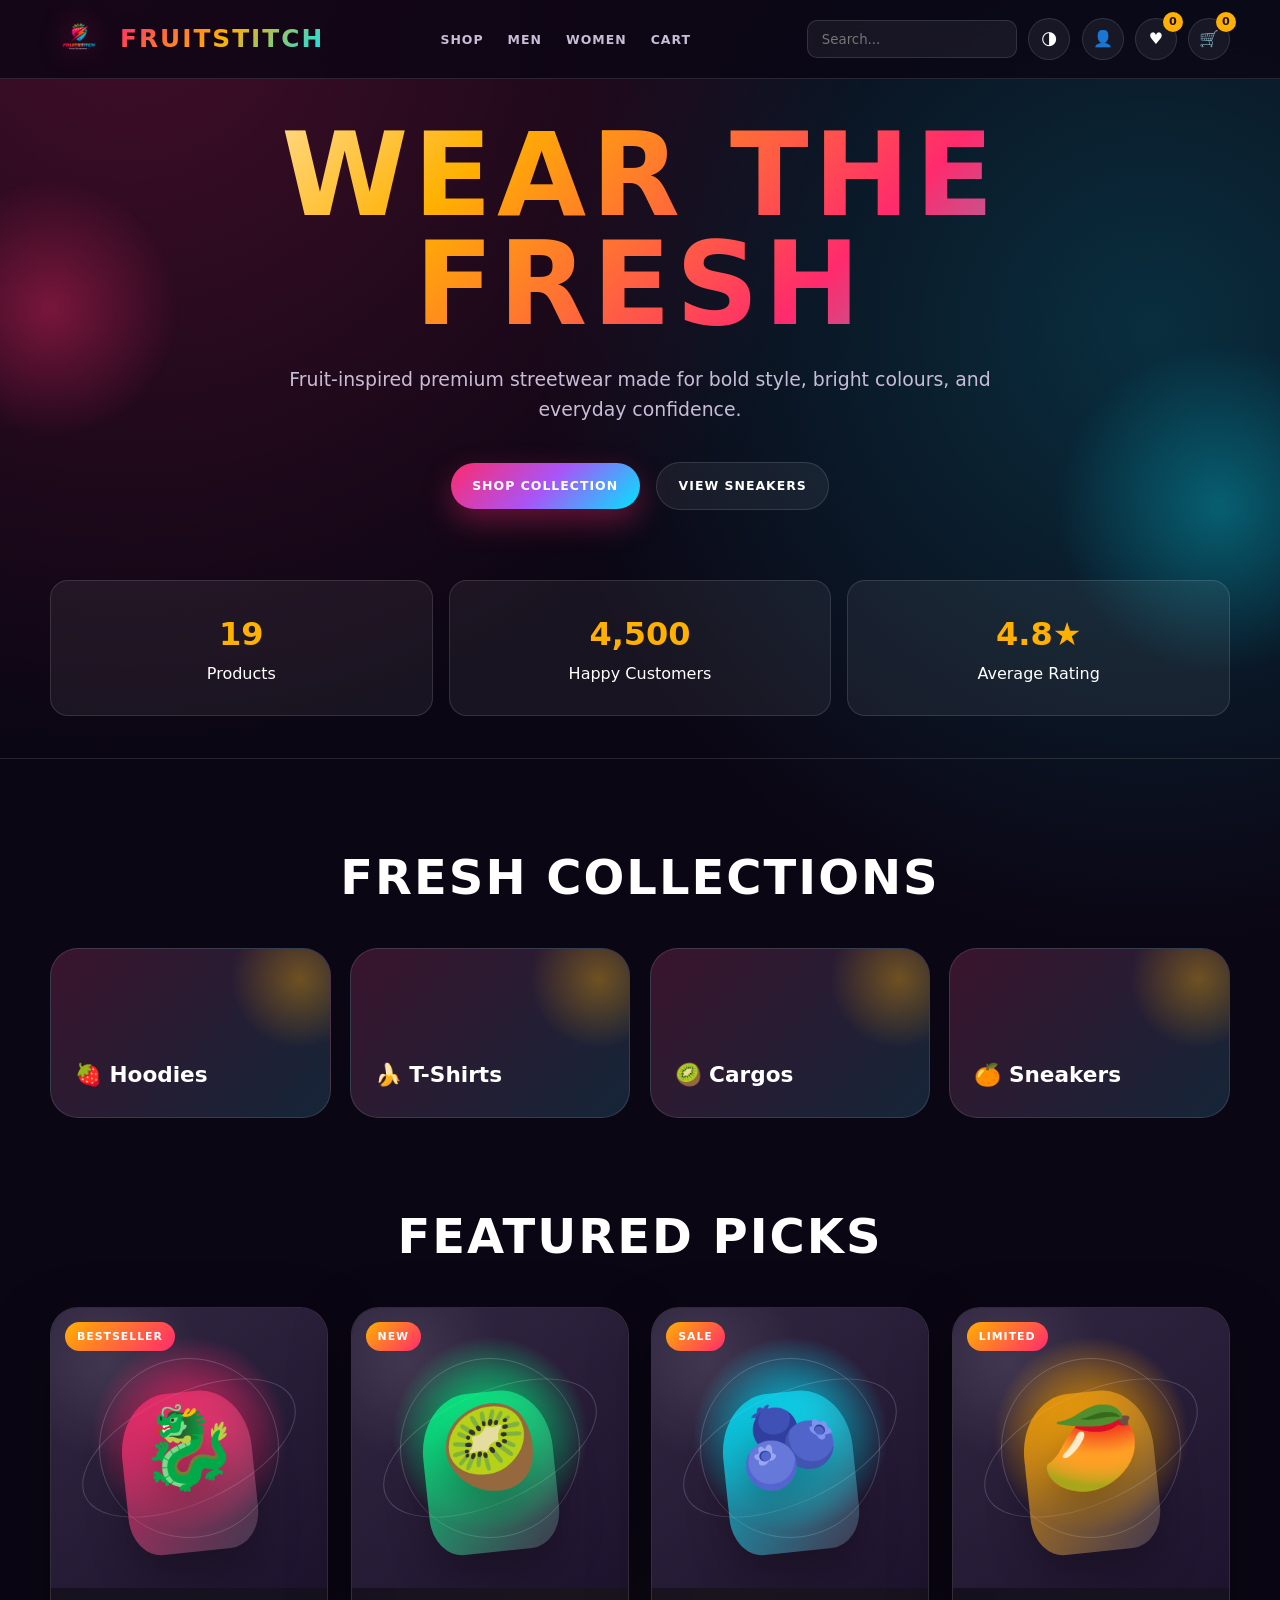
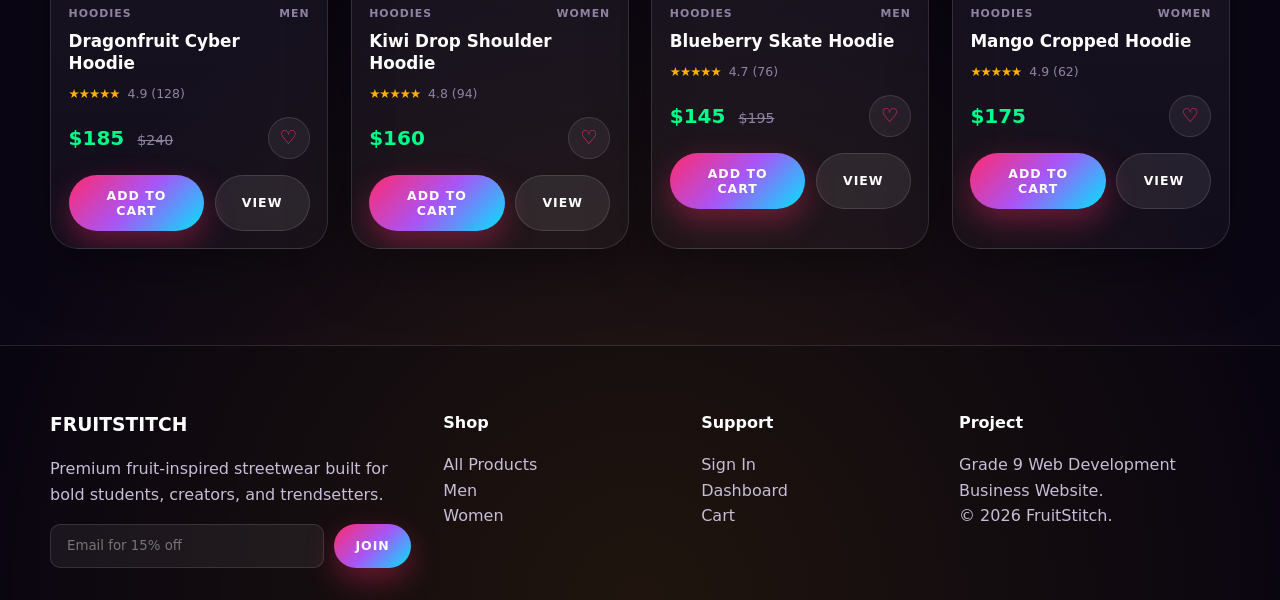
<file: index.html>
<!DOCTYPE html>
<html lang="en" data-theme="dark">
<head>
    <meta charset="UTF-8">
    <meta name="viewport" content="width=device-width, initial-scale=1.0">
    <title>FruitStitch | Premium Fruit Streetwear</title>
    <link rel="stylesheet" href="style.css">
</head>
<body>

<header>
    <div class="container nav-wrapper">
        <a href="index.html" class="brand">
            <img src="images/fruitstitch-logo.png" alt="FruitStitch Logo" class="site-logo">
            <span class="brand-text">FRUITSTITCH</span>
        </a>

        <ul class="nav-menu">
            <li><a href="shop.html" class="nav-link">Shop</a></li>
            <li><a href="shop.html?gender=men" class="nav-link">Men</a></li>
            <li><a href="shop.html?gender=women" class="nav-link">Women</a></li>
            <li><a href="cart.html" class="nav-link">Cart</a></li>
        </ul>

        <div class="nav-actions">
            <input type="text" class="global-search-input" placeholder="Search...">
            <button id="theme-toggle-btn" class="icon-btn">🌗</button>
            <a href="signin.html" class="icon-btn">👤</a>
            <a href="dashboard.html" class="icon-btn">♥ <span class="badge wish-count-badge">0</span></a>
            <a href="cart.html" class="icon-btn">🛒 <span class="badge cart-count-badge">0</span></a>
        </div>
    </div>
</header>

<section class="hero">
    <div class="container hero-content">
        <h1>Wear The Fresh</h1>
        <p>Fruit-inspired premium streetwear made for bold style, bright colours, and everyday confidence.</p>
        <div>
            <a href="shop.html" class="btn btn-accent">Shop Collection</a>
            <a href="shop.html?category=sneakers" class="btn">View Sneakers</a>
        </div>

        <div class="stats-grid">
            <div class="stat-card">
                <strong data-count="19">0</strong>
                <span>Products</span>
            </div>
            <div class="stat-card">
                <strong data-count="4500">0</strong>
                <span>Happy Customers</span>
            </div>
            <div class="stat-card">
                <strong>4.8★</strong>
                <span>Average Rating</span>
            </div>
        </div>
    </div>
</section>

<section class="container">
    <h2 class="section-title">Fresh Collections</h2>
    <div class="categories-grid">
        <a href="shop.html?category=hoodies" class="category-card"><h3>🍓 Hoodies</h3></a>
        <a href="shop.html?category=t-shirts" class="category-card"><h3>🍌 T-Shirts</h3></a>
        <a href="shop.html?category=cargo%20pants" class="category-card"><h3>🥝 Cargos</h3></a>
        <a href="shop.html?category=sneakers" class="category-card"><h3>🍊 Sneakers</h3></a>
    </div>
</section>

<section class="container">
    <h2 class="section-title">Featured Picks</h2>
    <div class="products-grid" id="featured-products-grid"></div>
</section>

<footer>
    <div class="container footer-grid">
        <div>
            <h3>FRUITSTITCH</h3>
            <p>Premium fruit-inspired streetwear built for bold students, creators, and trendsetters.</p>
            <form id="newsletter-form" class="newsletter-form">
                <input class="form-control" type="email" placeholder="Email for 15% off" required>
                <button class="btn btn-accent">Join</button>
            </form>
        </div>
        <div>
            <h4>Shop</h4>
            <p><a href="shop.html">All Products</a></p>
            <p><a href="shop.html?gender=men">Men</a></p>
            <p><a href="shop.html?gender=women">Women</a></p>
        </div>
        <div>
            <h4>Support</h4>
            <p><a href="signin.html">Sign In</a></p>
            <p><a href="dashboard.html">Dashboard</a></p>
            <p><a href="cart.html">Cart</a></p>
        </div>
        <div>
            <h4>Project</h4>
            <p>Grade 9 Web Development Business Website.</p>
            <p>&copy; 2026 FruitStitch.</p>
        </div>
    </div>
</footer>

<script src="products.js"></script>
<script src="app.js"></script>
</body>
</html>
</file>
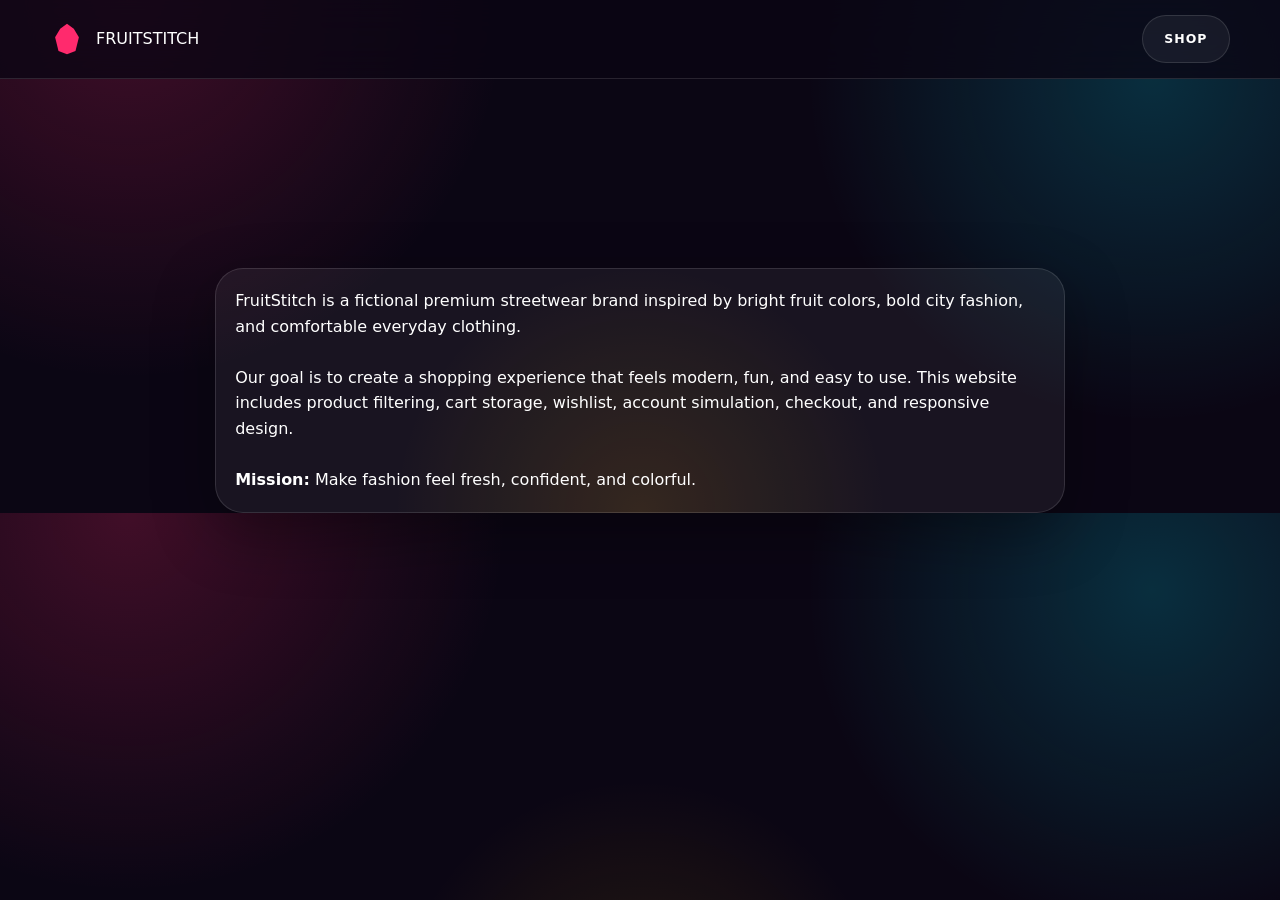
<file: about.html>
<!DOCTYPE html>
<html lang="en" data-theme="dark">
<head>
    <meta charset="UTF-8">
    <meta name="viewport" content="width=device-width, initial-scale=1.0">
    <title>About | FruitStitch</title>
    <link rel="stylesheet" href="style.css">
</head>
<body>

<header>
    <div class="container nav-wrapper">
        <a href="index.html" class="brand">
            <svg viewBox="0 0 100 100"><path d="M30 20 L50 5 L70 20 L85 45 L75 85 L50 95 L25 85 L15 45 Z M50 25 L65 45 L55 50 L50 40 L45 50 L35 45 Z M50 60 L60 70 L50 75 L40 70 Z"/></svg>
            FRUITSTITCH
        </a>
        <a href="shop.html" class="btn">Shop</a>
    </div>
</header>

<main class="container">
    <h1 class="section-title">About FruitStitch</h1>

    <div class="filters-panel" style="position:static; max-width:850px; margin:0 auto;">
        <p>FruitStitch is a fictional premium streetwear brand inspired by bright fruit colors, bold city fashion, and comfortable everyday clothing.</p>
        <br>
        <p>Our goal is to create a shopping experience that feels modern, fun, and easy to use. This website includes product filtering, cart storage, wishlist, account simulation, checkout, and responsive design.</p>
        <br>
        <p><strong>Mission:</strong> Make fashion feel fresh, confident, and colorful.</p>
    </div>
</main>

<script src="products.js"></script>
<script src="app.js"></script>
</body>
</html>
</file>
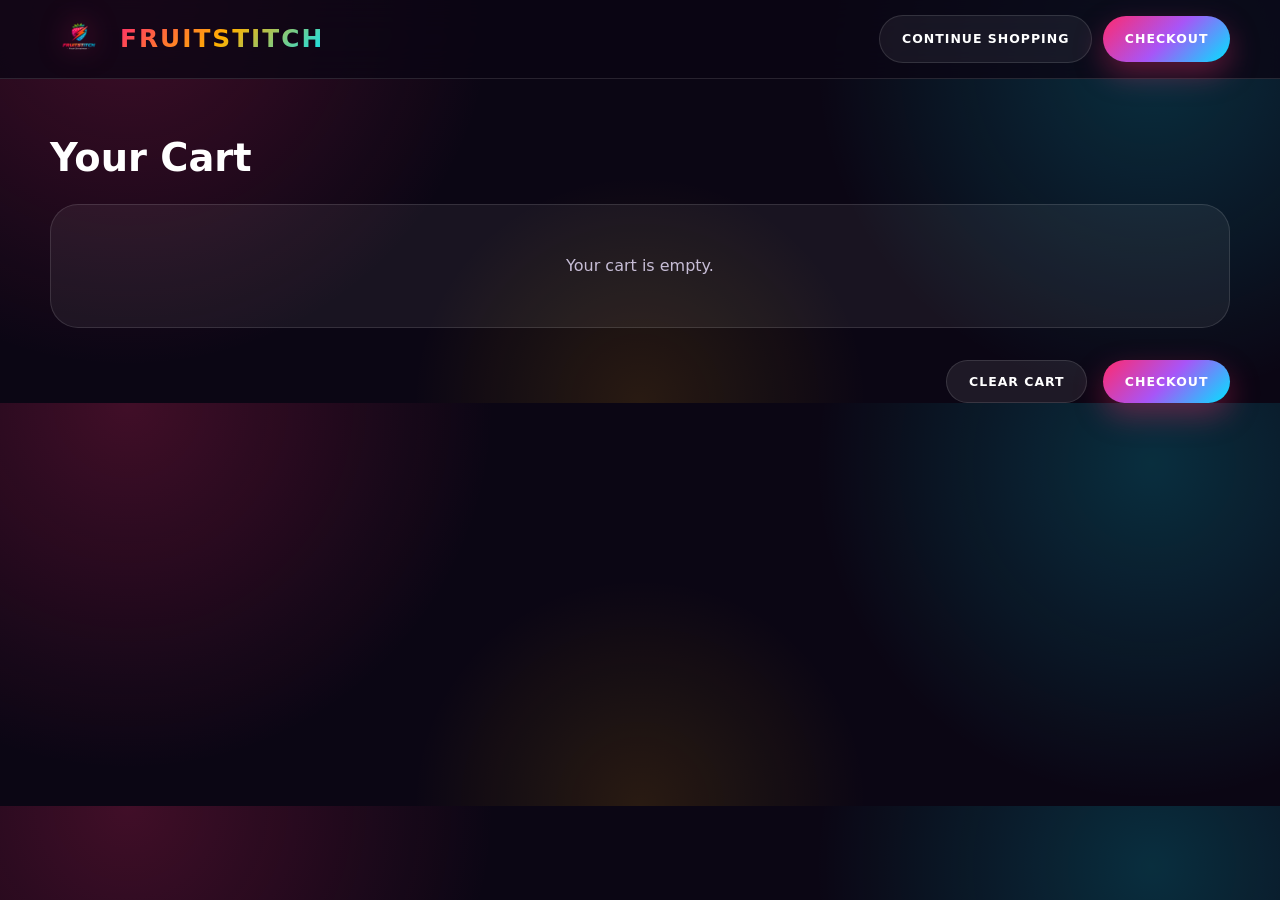
<file: cart.html>
<!DOCTYPE html>
<html lang="en" data-theme="dark">
<head>
    <meta charset="UTF-8">
    <meta name="viewport" content="width=device-width, initial-scale=1.0">
    <title>Cart | FruitStitch</title>
    <link rel="stylesheet" href="style.css">
</head>
<body>

<header>
    <div class="container nav-wrapper">
        <a href="index.html" class="brand">
            <img src="images/fruitstitch-logo.png" alt="FruitStitch Logo" class="site-logo">
            <span class="brand-text">FRUITSTITCH</span>
        </a>

        <div class="nav-actions">
            <a href="shop.html" class="btn">Continue Shopping</a>
            <a href="checkout.html" class="btn btn-accent">Checkout</a>
        </div>
    </div>
</header>

<h1 class="title">Your Cart</h1>

<div id="cart"></div>
<h2 id="total"></h2>

<div class="container" style="display:flex; gap:1rem; justify-content:flex-end; margin-top:2rem;">
    <button class="btn btn-soft" onclick="clearCart()">Clear Cart</button>
    <button class="btn btn-accent" onclick="checkout()">Checkout</button>
</div>

<script src="products.js"></script>
<script src="app.js"></script>
</body>
</html>
</file>
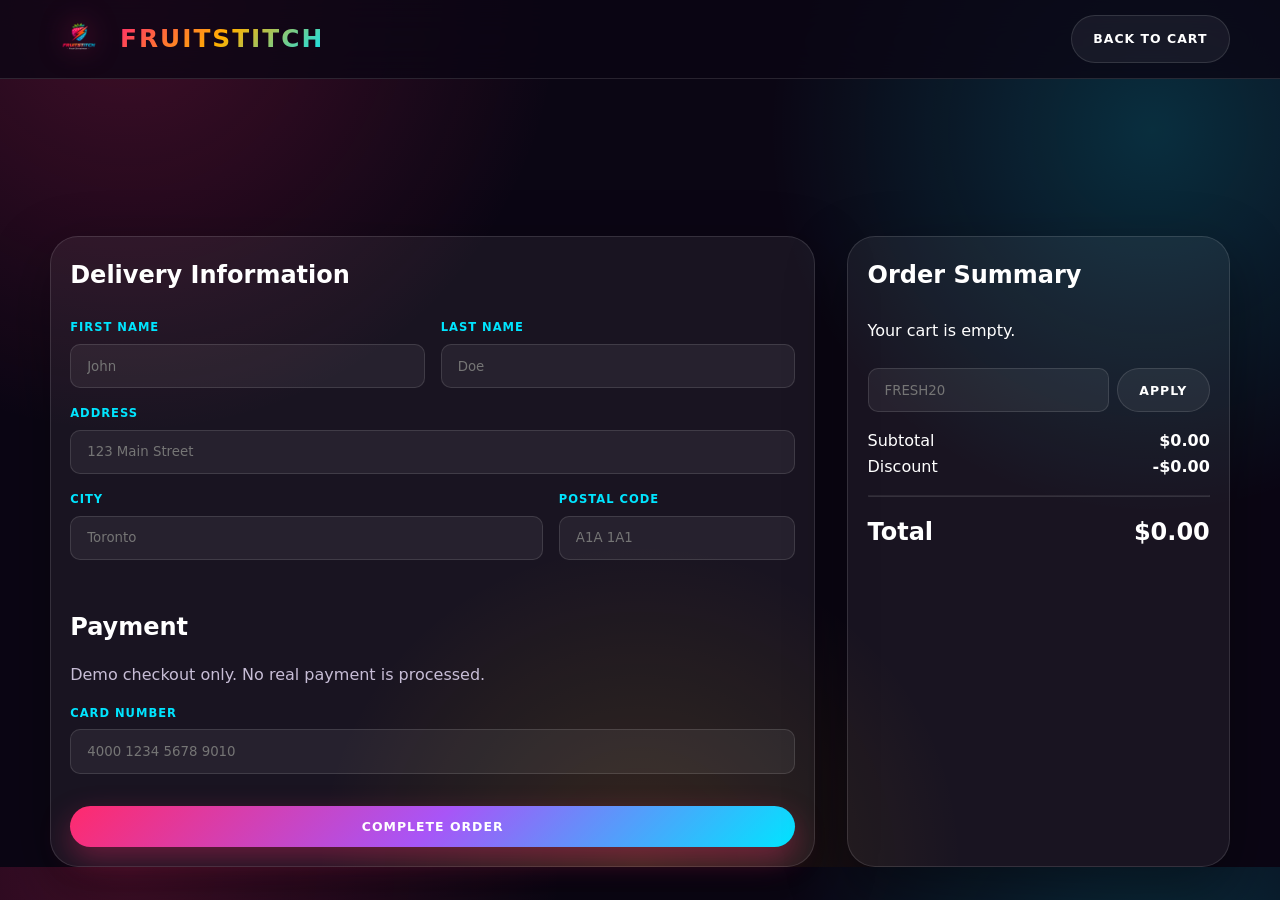
<file: checkout.html>
<!DOCTYPE html>
<html lang="en" data-theme="dark">
<head>
    <meta charset="UTF-8">
    <meta name="viewport" content="width=device-width, initial-scale=1.0">
    <title>Checkout | FruitStitch</title>
    <link rel="stylesheet" href="style.css">
</head>
<body>

<header>
    <div class="container nav-wrapper">
        <a href="index.html" class="brand">
            <img src="images/fruitstitch-logo.png" alt="FruitStitch Logo" class="site-logo">
            <span class="brand-text">FRUITSTITCH</span>
        </a>

        <a href="cart.html" class="btn">Back to Cart</a>
    </div>
</header>

<main class="container" style="margin-top:3rem;">
    <h1 class="section-title" style="margin-top:1rem;">Checkout</h1>

    <div class="checkout-grid-layout-wrapper">
        <section class="filters-panel" style="position:static;">
            <h2>Delivery Information</h2>

            <form id="checkout-form" style="margin-top:1.5rem;">
                <div style="display:grid; grid-template-columns:1fr 1fr; gap:1rem;">
                    <div class="form-group">
                        <label>First Name</label>
                        <input id="first-name" class="form-control" type="text" placeholder="John" required>
                    </div>
                    <div class="form-group">
                        <label>Last Name</label>
                        <input id="last-name" class="form-control" type="text" placeholder="Doe" required>
                    </div>
                </div>

                <div class="form-group">
                    <label>Address</label>
                    <input class="form-control" type="text" placeholder="123 Main Street" required>
                </div>

                <div style="display:grid; grid-template-columns:2fr 1fr; gap:1rem;">
                    <div class="form-group">
                        <label>City</label>
                        <input class="form-control" type="text" placeholder="Toronto" required>
                    </div>
                    <div class="form-group">
                        <label>Postal Code</label>
                        <input class="form-control" type="text" placeholder="A1A 1A1" required>
                    </div>
                </div>

                <h2 style="margin:2rem 0 1rem;">Payment</h2>
                <p style="color:var(--text-secondary); margin-bottom:1rem;">Demo checkout only. No real payment is processed.</p>

                <div class="form-group">
                    <label>Card Number</label>
                    <input class="form-control" type="text" placeholder="4000 1234 5678 9010" required>
                </div>

                <button class="btn btn-accent" style="width:100%; margin-top:1rem;">Complete Order</button>
            </form>
        </section>

        <aside class="filters-panel" style="position:static;">
            <h2>Order Summary</h2>

            <div id="checkout-items-summary" style="margin:1.5rem 0;"></div>

            <div style="display:flex; gap:0.5rem; margin-bottom:1rem;">
                <input id="promo-input" class="form-control" type="text" placeholder="FRESH20">
                <button id="apply-promo-btn" class="btn">Apply</button>
            </div>

            <p style="display:flex; justify-content:space-between;"><span>Subtotal</span><strong id="co-subtotal">$0.00</strong></p>
            <p style="display:flex; justify-content:space-between;"><span>Discount</span><strong id="co-discount">-$0.00</strong></p>
            <hr style="border-color:var(--border-color); margin:1rem 0;">
            <h2 style="display:flex; justify-content:space-between;"><span>Total</span><span id="co-total">$0.00</span></h2>
        </aside>
    </div>
</main>

<script src="products.js"></script>
<script src="app.js"></script>
</body>
</html>
</file>
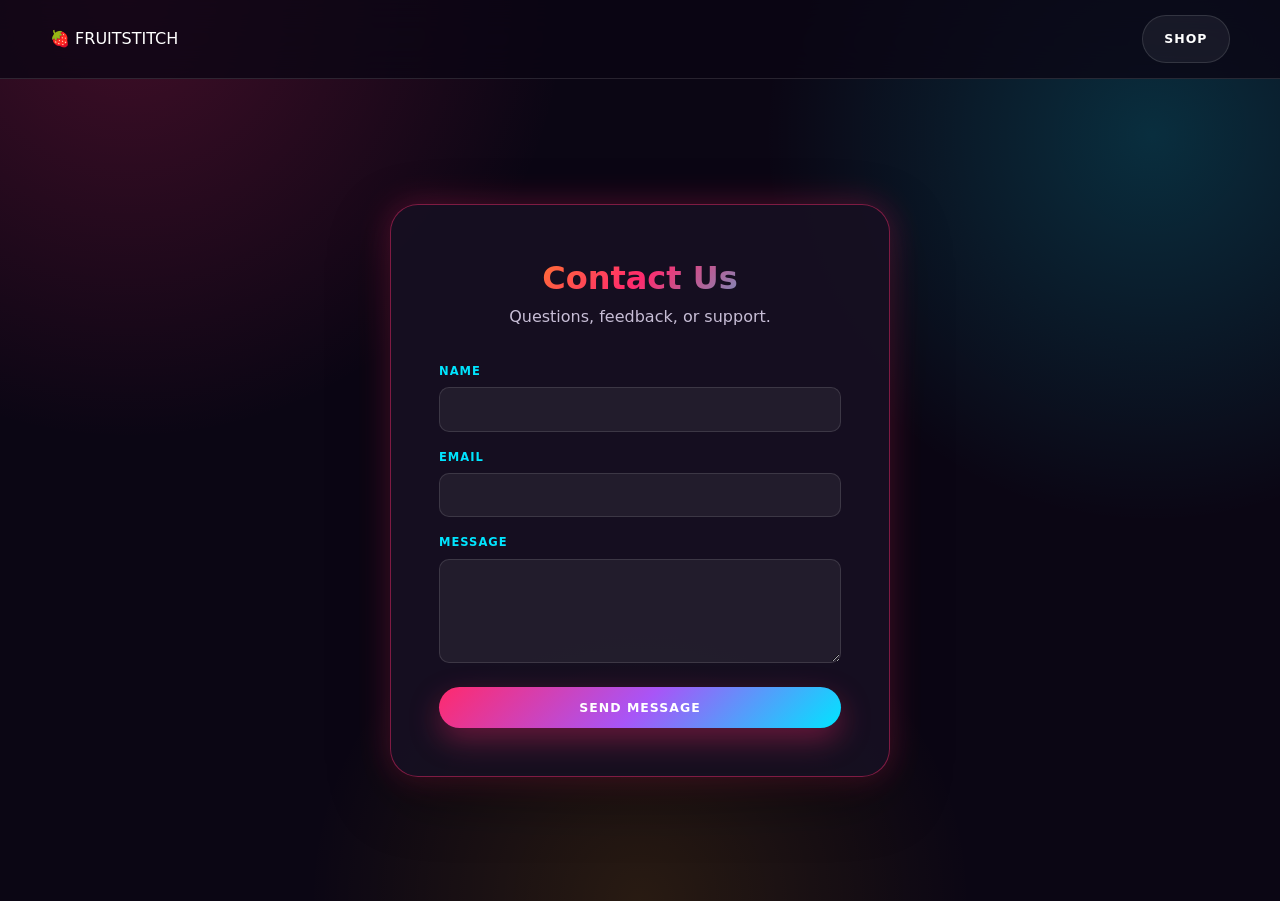
<file: contact.html>
<!DOCTYPE html>
<html lang="en" data-theme="dark">
<head>
    <meta charset="UTF-8">
    <meta name="viewport" content="width=device-width, initial-scale=1.0">
    <title>Contact | FruitStitch</title>
    <link rel="stylesheet" href="style.css">
</head>
<body>

<header>
    <div class="container nav-wrapper">
        <a href="index.html" class="brand">🍓 FRUITSTITCH</a>
        <a href="shop.html" class="btn">Shop</a>
    </div>
</header>

<main class="signin-wrapper">
    <section class="signin-box">
        <div class="signin-header">
            <h1 class="signin-title">Contact Us</h1>
            <p class="signin-subtitle">Questions, feedback, or support.</p>
        </div>

        <form onsubmit="event.preventDefault(); showToast('Message sent successfully', 'success'); this.reset();">
            <div class="form-group">
                <label>Name</label>
                <input class="form-control" required>
            </div>
            <div class="form-group">
                <label>Email</label>
                <input class="form-control" type="email" required>
            </div>
            <div class="form-group">
                <label>Message</label>
                <textarea class="form-control" rows="5" required></textarea>
            </div>
            <button class="btn btn-accent" style="width:100%;">Send Message</button>
        </form>
    </section>
</main>

<script src="products.js"></script>
<script src="app.js"></script>
</body>
</html>
</file>
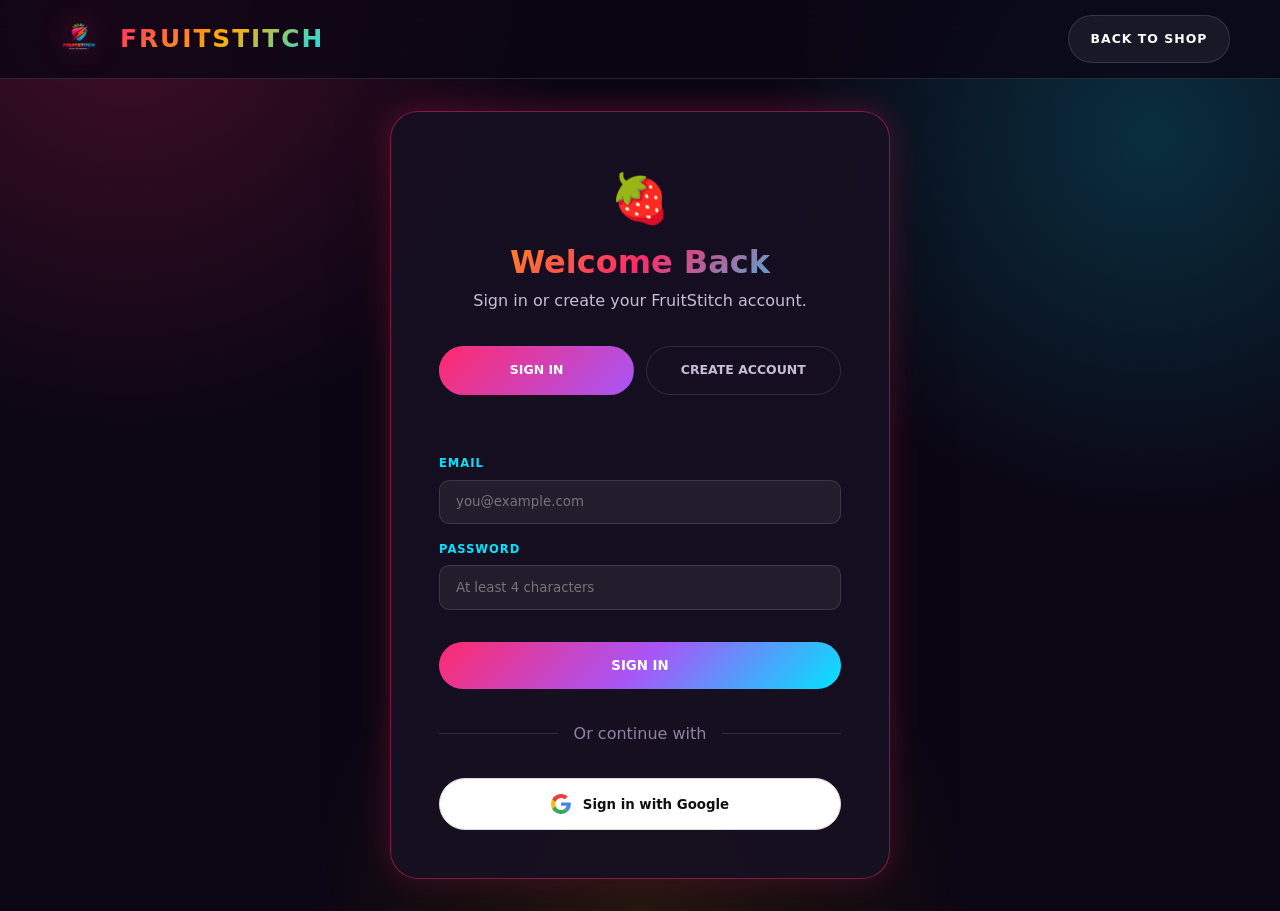
<file: dashboard.html>
<!DOCTYPE html>
<html lang="en" data-theme="dark">
<head>
    <meta charset="UTF-8">
    <meta name="viewport" content="width=device-width, initial-scale=1.0">
    <title>Dashboard | FruitStitch</title>
    <link rel="stylesheet" href="style.css">
</head>
<body>

<header>
    <div class="container nav-wrapper">
        <a href="index.html" class="brand">
            <img src="images/fruitstitch-logo.png" alt="FruitStitch Logo" class="site-logo">
            <span class="brand-text">FRUITSTITCH</span>
        </a>

        <div class="nav-actions">
            <a href="shop.html" class="btn">Shop</a>
            <button id="logout-trigger" class="btn btn-soft">Logout</button>
        </div>
    </div>
</header>

<main class="container">
    <section class="dashboard-hero">
        <div class="avatar-circle">⚡</div>
        <div>
            <h1 id="db-username">User</h1>
            <p id="db-tier">FruitStitch VIP Member</p>
            <p id="db-email">email@example.com</p>
        </div>
    </section>

    <h2 class="section-title">Wishlist</h2>
    <div class="products-grid" id="db-wishlist-grid"></div>
</main>

<script src="products.js"></script>
<script src="app.js"></script>
</body>
</html>
</file>
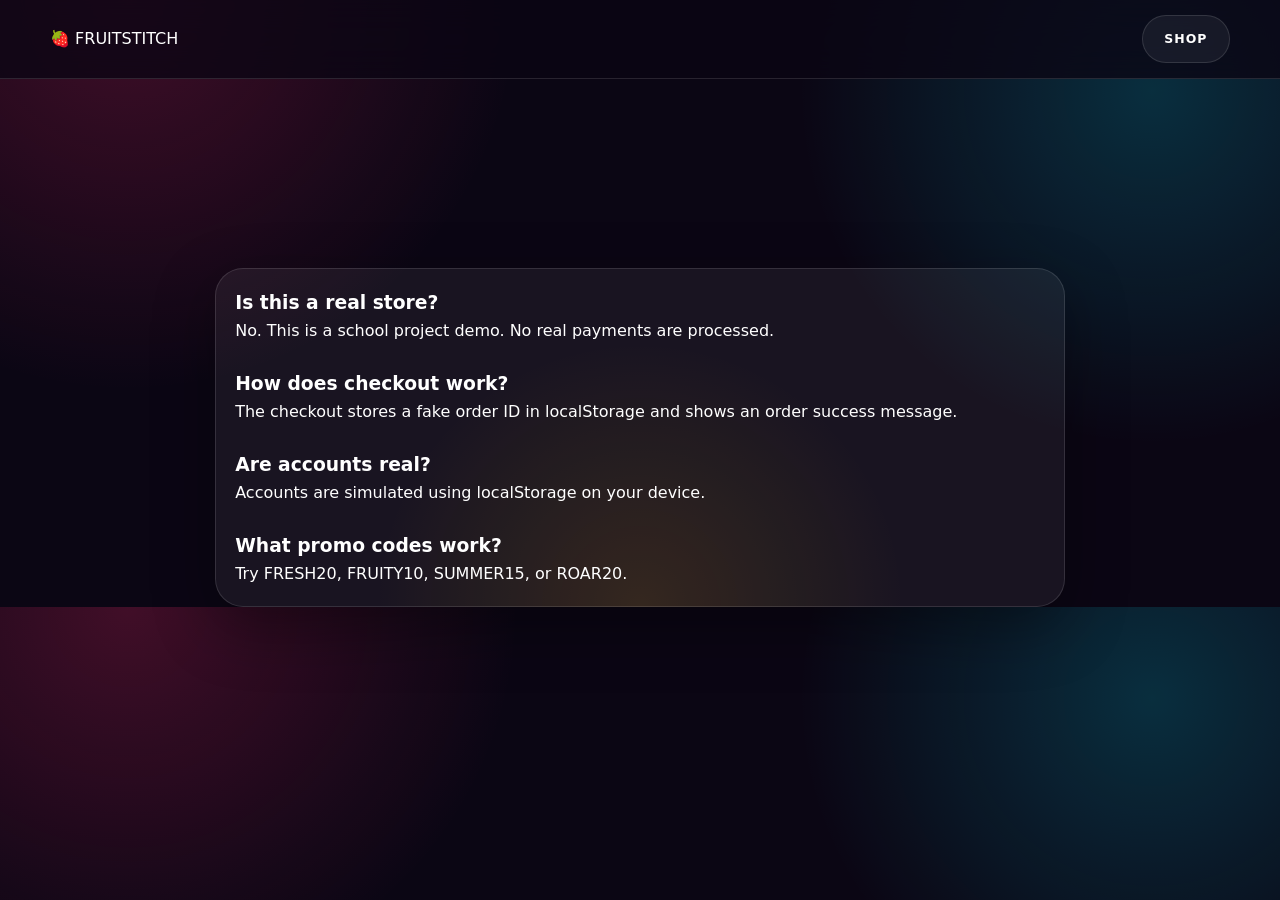
<file: faq.html>
<!DOCTYPE html>
<html lang="en" data-theme="dark">
<head>
    <meta charset="UTF-8">
    <meta name="viewport" content="width=device-width, initial-scale=1.0">
    <title>FAQ | FruitStitch</title>
    <link rel="stylesheet" href="style.css">
</head>
<body>

<header>
    <div class="container nav-wrapper">
        <a href="index.html" class="brand">🍓 FRUITSTITCH</a>
        <a href="shop.html" class="btn">Shop</a>
    </div>
</header>

<main class="container">
    <h1 class="section-title">FAQ</h1>

    <div class="filters-panel" style="position:static; max-width:850px; margin:0 auto;">
        <h3>Is this a real store?</h3>
        <p>No. This is a school project demo. No real payments are processed.</p>
        <br>

        <h3>How does checkout work?</h3>
        <p>The checkout stores a fake order ID in localStorage and shows an order success message.</p>
        <br>

        <h3>Are accounts real?</h3>
        <p>Accounts are simulated using localStorage on your device.</p>
        <br>

        <h3>What promo codes work?</h3>
        <p>Try FRESH20, FRUITY10, SUMMER15, or ROAR20.</p>
    </div>
</main>

<script src="products.js"></script>
<script src="app.js"></script>
</body>
</html>
</file>
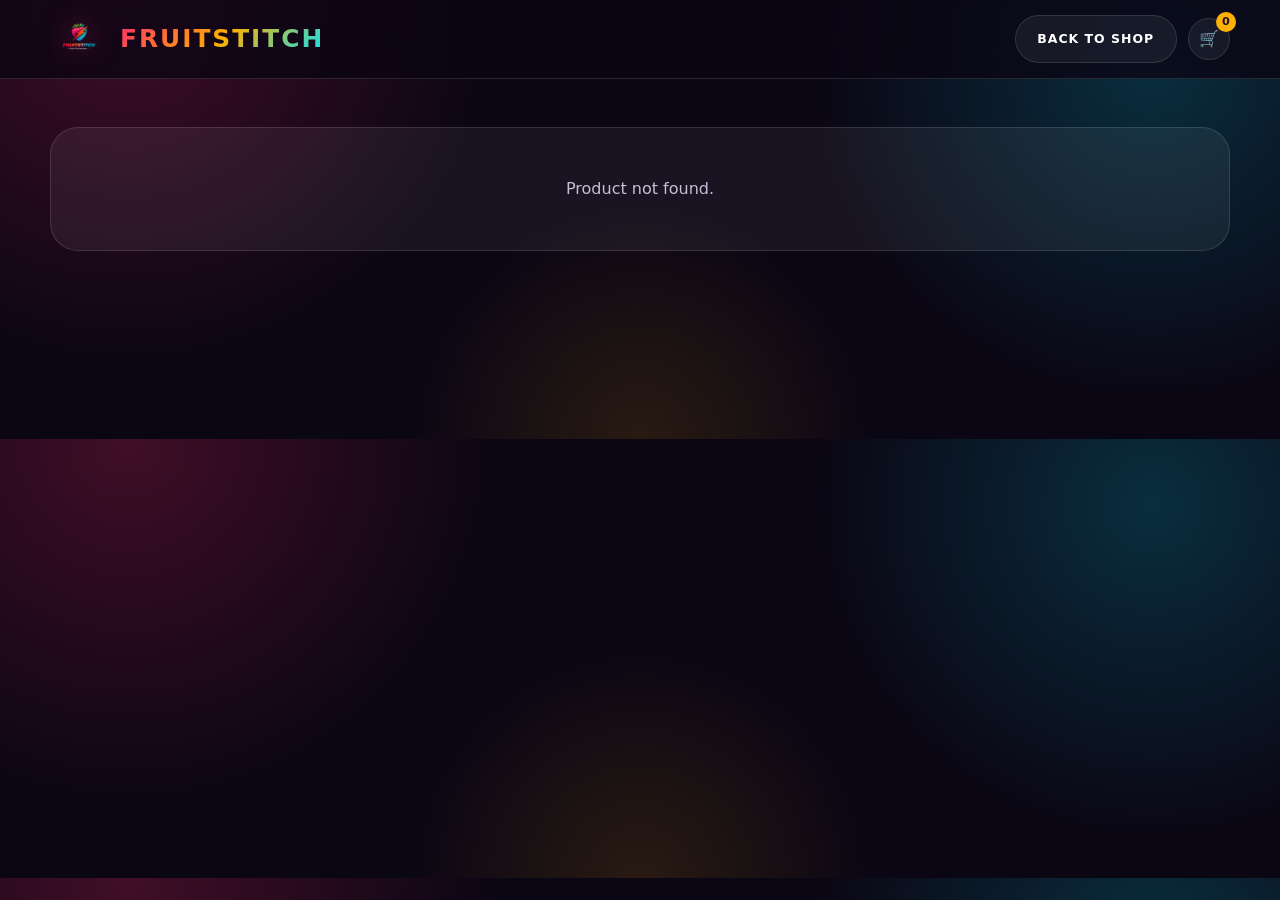
<file: product.html>
<!DOCTYPE html>
<html lang="en" data-theme="dark">
<head>
    <meta charset="UTF-8">
    <meta name="viewport" content="width=device-width, initial-scale=1.0">
    <title>Product | FruitStitch</title>
    <link rel="stylesheet" href="style.css">
</head>
<body>

<header>
    <div class="container nav-wrapper">
        <a href="index.html" class="brand">
            <img src="images/fruitstitch-logo.png" alt="FruitStitch Logo" class="site-logo">
            <span class="brand-text">FRUITSTITCH</span>
        </a>

        <div class="nav-actions">
            <a href="shop.html" class="btn">Back to Shop</a>
            <a href="cart.html" class="icon-btn">🛒 <span class="badge cart-count-badge">0</span></a>
        </div>
    </div>
</header>

<main class="container detail-grid" id="product-detail-container">
    <div class="detail-gallery" id="dp-graphic-target"></div>

    <section class="product-details-content-panel">
        <span id="dp-category"></span>
        <h1 id="dp-title" style="font-size:2.6rem; margin:0.8rem 0;"></h1>
        <div id="dp-price" style="font-size:2rem; font-weight:900; color:var(--accent-success); margin-bottom:1rem;"></div>

        <p id="dp-description" style="color:var(--text-secondary); margin-bottom:1.5rem;"></p>
        <div id="dp-stock" style="font-weight:900; margin-bottom:1.5rem;"></div>

        <h4>Choose Size</h4>
        <div class="size-selector">
            <div class="size-box" data-size="S">S</div>
            <div class="size-box selected" data-size="M">M</div>
            <div class="size-box" data-size="L">L</div>
            <div class="size-box" data-size="XL">XL</div>
        </div>

        <div style="display:flex; gap:1rem; margin-top:2rem;">
            <select id="dp-qty-select" class="form-control" style="max-width:90px;">
                <option value="1">1</option>
                <option value="2">2</option>
                <option value="3">3</option>
            </select>

            <button id="dp-add-btn" class="btn btn-accent" style="flex:1;">Add to Cart</button>
        </div>

        <div style="margin-top:2.5rem;">
            <h4>Product Features</h4>
            <ul id="dp-features-list" style="margin-left:1.2rem; color:var(--text-secondary); margin-top:1rem;"></ul>
        </div>
    </section>
</main>

<section class="container">
    <h2 class="section-title">You May Also Like</h2>
    <div class="products-grid" id="recommended-products-grid"></div>
</section>

<script src="products.js"></script>
<script src="app.js"></script>
</body>
</html>
</file>
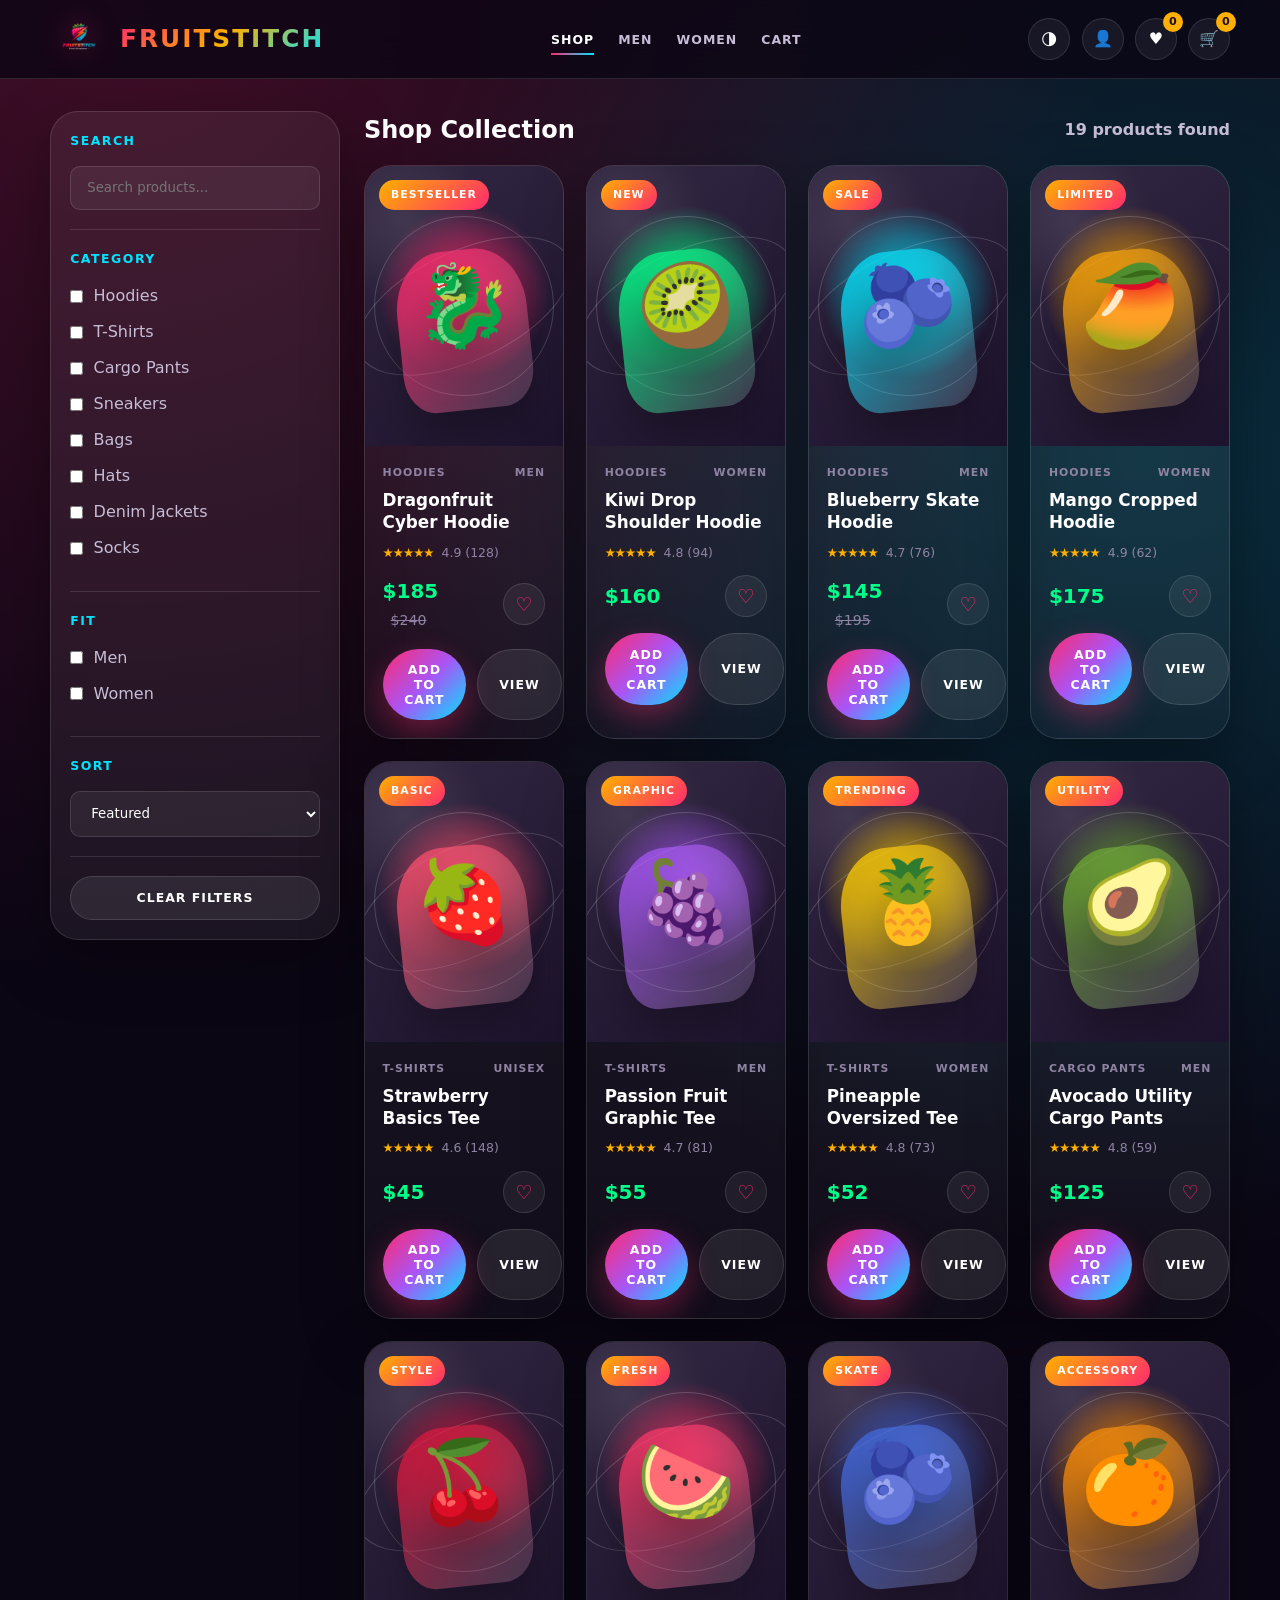
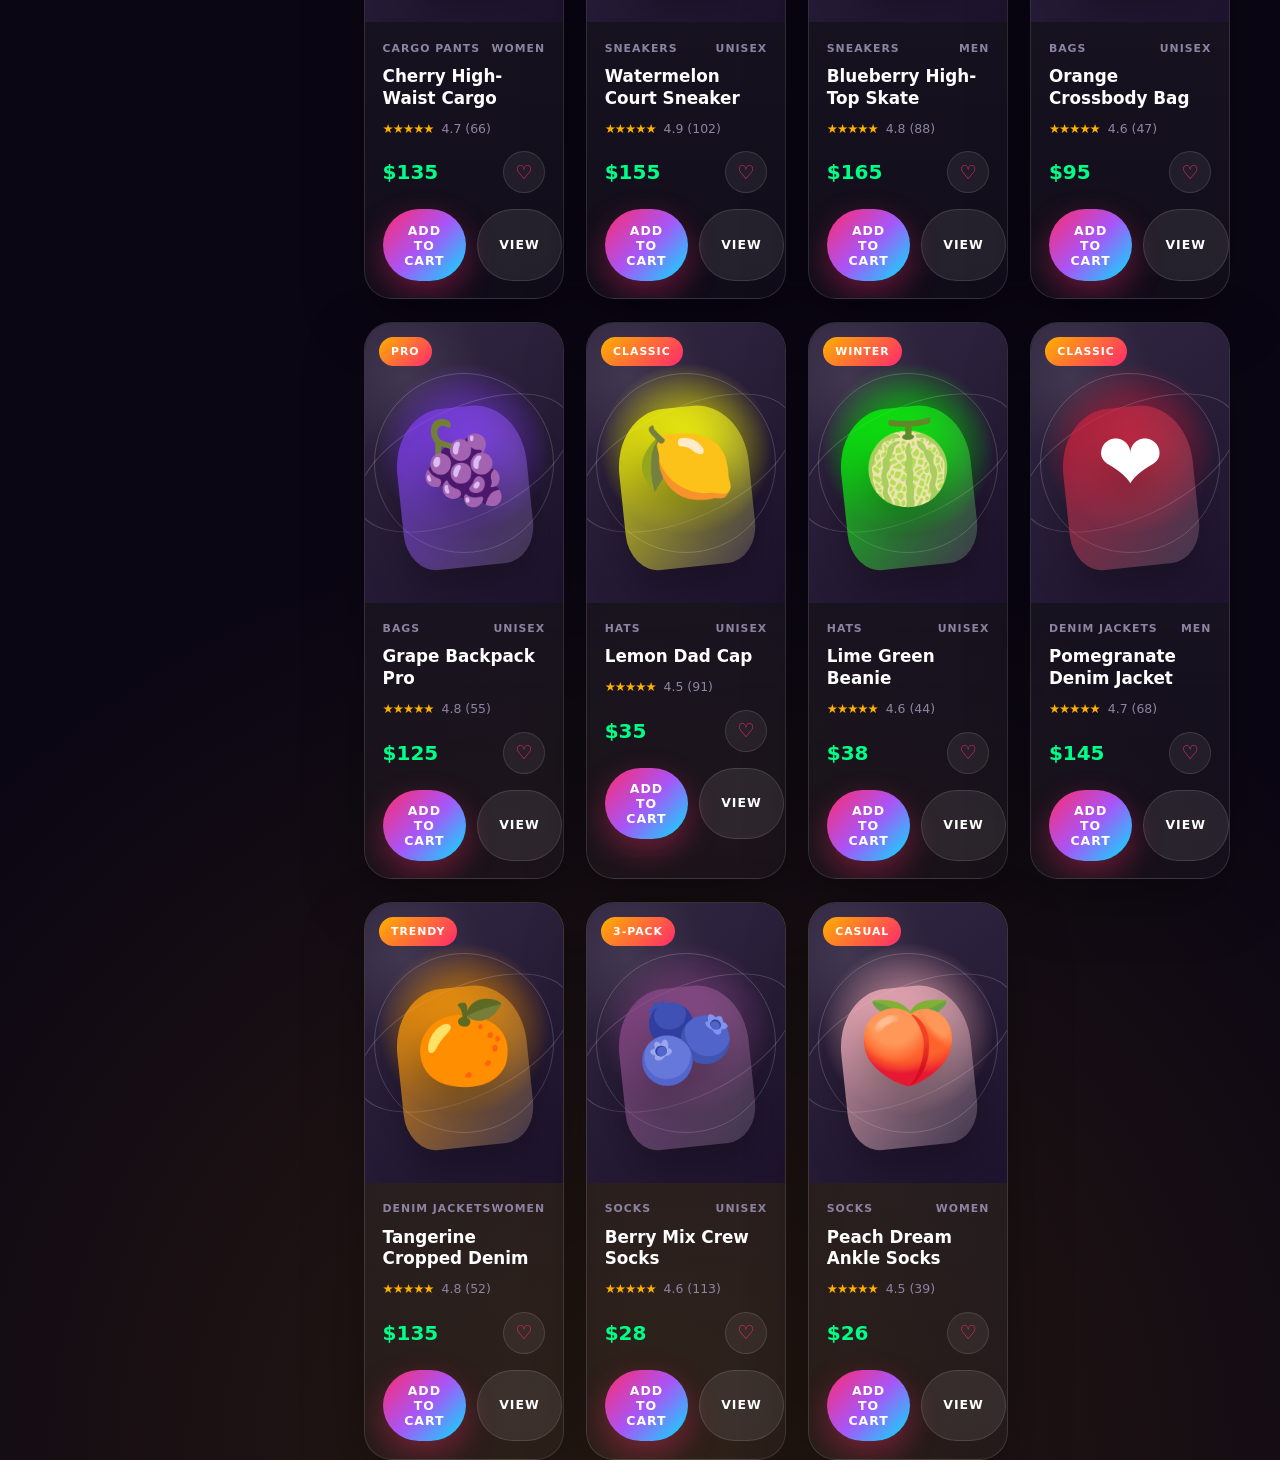
<file: shop.html>
<!DOCTYPE html>
<html lang="en" data-theme="dark">
<head>
    <meta charset="UTF-8">
    <meta name="viewport" content="width=device-width, initial-scale=1.0">
    <title>Shop | FruitStitch</title>
    <link rel="stylesheet" href="style.css">
</head>
<body>

<header>
    <div class="container nav-wrapper">
        <a href="index.html" class="brand">
            <img src="images/fruitstitch-logo.png" alt="FruitStitch Logo" class="site-logo">
            <span class="brand-text">FRUITSTITCH</span>
        </a>

        <ul class="nav-menu">
            <li><a href="shop.html" class="nav-link active">Shop</a></li>
            <li><a href="shop.html?gender=men" class="nav-link">Men</a></li>
            <li><a href="shop.html?gender=women" class="nav-link">Women</a></li>
            <li><a href="cart.html" class="nav-link">Cart</a></li>
        </ul>

        <div class="nav-actions">
            <button id="theme-toggle-btn" class="icon-btn">🌗</button>
            <a href="signin.html" class="icon-btn">👤</a>
            <a href="dashboard.html" class="icon-btn">♥ <span class="badge wish-count-badge">0</span></a>
            <a href="cart.html" class="icon-btn">🛒 <span class="badge cart-count-badge">0</span></a>
        </div>
    </div>
</header>

<main class="container shop-container">
    <aside class="filters-panel">
        <div class="filter-group">
            <h4>Search</h4>
            <input type="text" id="shop-page-search-input" class="form-control" placeholder="Search products...">
        </div>

        <div class="filter-group">
            <h4>Category</h4>
            <label class="filter-option"><input type="checkbox" class="filter-category-chk" value="hoodies"> Hoodies</label>
            <label class="filter-option"><input type="checkbox" class="filter-category-chk" value="t-shirts"> T-Shirts</label>
            <label class="filter-option"><input type="checkbox" class="filter-category-chk" value="cargo pants"> Cargo Pants</label>
            <label class="filter-option"><input type="checkbox" class="filter-category-chk" value="sneakers"> Sneakers</label>
            <label class="filter-option"><input type="checkbox" class="filter-category-chk" value="bags"> Bags</label>
            <label class="filter-option"><input type="checkbox" class="filter-category-chk" value="hats"> Hats</label>
            <label class="filter-option"><input type="checkbox" class="filter-category-chk" value="denim jackets"> Denim Jackets</label>
            <label class="filter-option"><input type="checkbox" class="filter-category-chk" value="socks"> Socks</label>
        </div>

        <div class="filter-group">
            <h4>Fit</h4>
            <label class="filter-option"><input type="checkbox" class="filter-gender-chk" value="men"> Men</label>
            <label class="filter-option"><input type="checkbox" class="filter-gender-chk" value="women"> Women</label>
        </div>

        <div class="filter-group">
            <h4>Sort</h4>
            <select id="price-sort-select" class="form-control">
                <option value="default">Featured</option>
                <option value="low-high">Price Low to High</option>
                <option value="high-low">Price High to Low</option>
            </select>
        </div>

        <button id="clear-filters-btn" class="btn btn-soft" style="width:100%;">Clear Filters</button>
    </aside>

    <section>
        <div class="shop-topbar">
            <h1>Shop Collection</h1>
            <span id="product-count">0 products found</span>
        </div>

        <div class="products-grid" id="shop-main-products-grid"></div>
    </section>
</main>

<script src="products.js"></script>
<script src="app.js"></script>
</body>
</html>
</file>
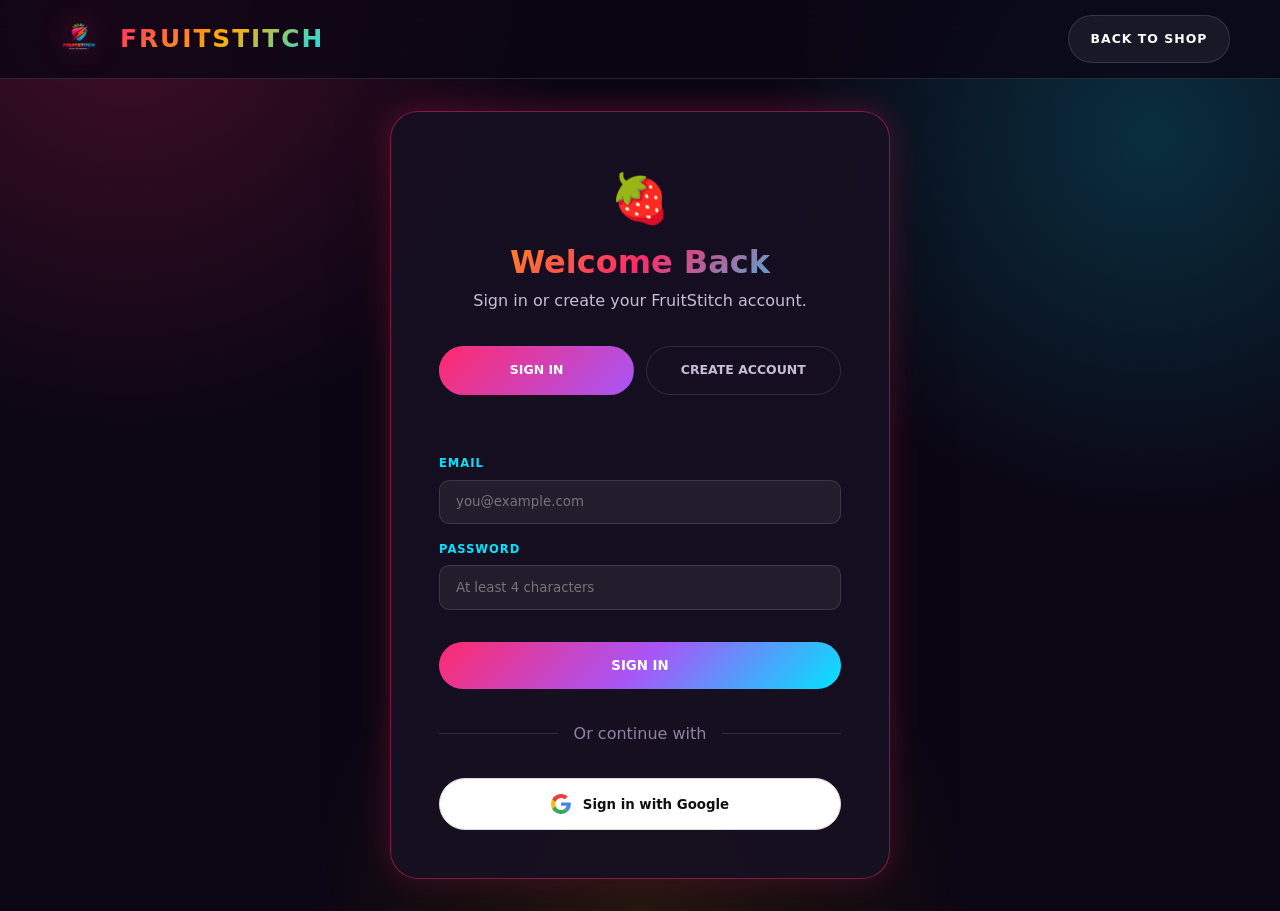
<file: signin.html>
<!DOCTYPE html>
<html lang="en" data-theme="dark">
<head>
    <meta charset="UTF-8">
    <meta name="viewport" content="width=device-width, initial-scale=1.0">
    <title>Sign In | FruitStitch</title>
    <link rel="stylesheet" href="style.css">

    <script src="https://accounts.google.com/gsi/client" async defer></script>
</head>
<body>

<header>
    <div class="container nav-wrapper">
        <a href="index.html" class="brand">
            <img src="images/fruitstitch-logo.png" alt="FruitStitch Logo" class="site-logo">
            <span class="brand-text">FRUITSTITCH</span>
        </a>

        <a href="shop.html" class="btn">Back to Shop</a>
    </div>
</header>

<main class="signin-wrapper">
    <section class="signin-box">
        <div class="signin-header">
            <div class="signin-logo">🍓</div>
            <h1 class="signin-title">Welcome Back</h1>
            <p class="signin-subtitle">Sign in or create your FruitStitch account.</p>
        </div>

        <div class="auth-tabs">
            <div id="auth-signin-tab" class="auth-tab active">Sign In</div>
            <div id="auth-register-tab" class="auth-tab">Create Account</div>
        </div>

        <div id="auth-message" style="min-height:1.4rem; margin-bottom:1rem; color:var(--accent-secondary);"></div>

        <form id="secure-auth-form" data-mode="signin">
            <div class="form-group" id="auth-name-row" style="display:none;">
                <label for="auth-name">Full Name</label>
                <input type="text" id="auth-name" class="form-control" placeholder="First Last">
            </div>

            <div class="form-group">
                <label for="auth-email">Email</label>
                <input type="email" id="auth-email" class="form-control" placeholder="you@example.com" required>
            </div>

            <div class="form-group">
                <label for="auth-password">Password</label>
                <input type="password" id="auth-password" class="form-control" placeholder="At least 4 characters" required>
            </div>

            <div class="form-group" id="auth-confirm-row" style="display:none;">
                <label for="auth-confirm">Confirm Password</label>
                <input type="password" id="auth-confirm" class="form-control" placeholder="Repeat password">
            </div>

            <button type="submit" id="auth-submit-btn" class="signin-btn">Sign In</button>
        </form>

        <div class="divider"><span>Or continue with</span></div>

        <button id="google-oauth-trigger" class="google-btn" type="button">
            <svg style="width:20px;height:20px;" viewBox="0 0 24 24">
                <path fill="#4285F4" d="M23.745 12.27c0-.7-.06-1.4-.19-2.07H12v3.92h6.61c-.3 1.55-1.17 2.86-2.5 3.74l3.88 3.01c2.26-2.09 3.75-5.18 3.75-8.6z"/>
                <path fill="#34A853" d="M12 24c3.24 0 5.95-1.08 7.93-2.91l-3.88-3.01c-1.08.72-2.45 1.16-4.05 1.16-3.11 0-5.74-2.11-6.68-4.96L1.31 17.37C3.26 21.3 7.31 24 12 24z"/>
                <path fill="#FBBC05" d="M5.32 14.28c-.24-.72-.38-1.49-.38-2.28s.14-1.56.38-2.28L1.31 6.69C.48 8.36 0 10.13 0 12s.48 3.64 1.31 5.31l4.01-3.03z"/>
                <path fill="#EA4335" d="M12 4.75c1.77 0 3.35.61 4.6 1.8l3.42-3.42C17.95 1.19 15.24 0 12 0 7.31 0 3.26 2.7 1.31 6.63l4.01 3.04c.94-2.85 3.57-4.92 6.68-4.92z"/>
            </svg>
            Sign in with Google
        </button>
    </section>
</main>

<script src="products.js"></script>
<script src="app.js"></script>
</body>
</html>
</file>
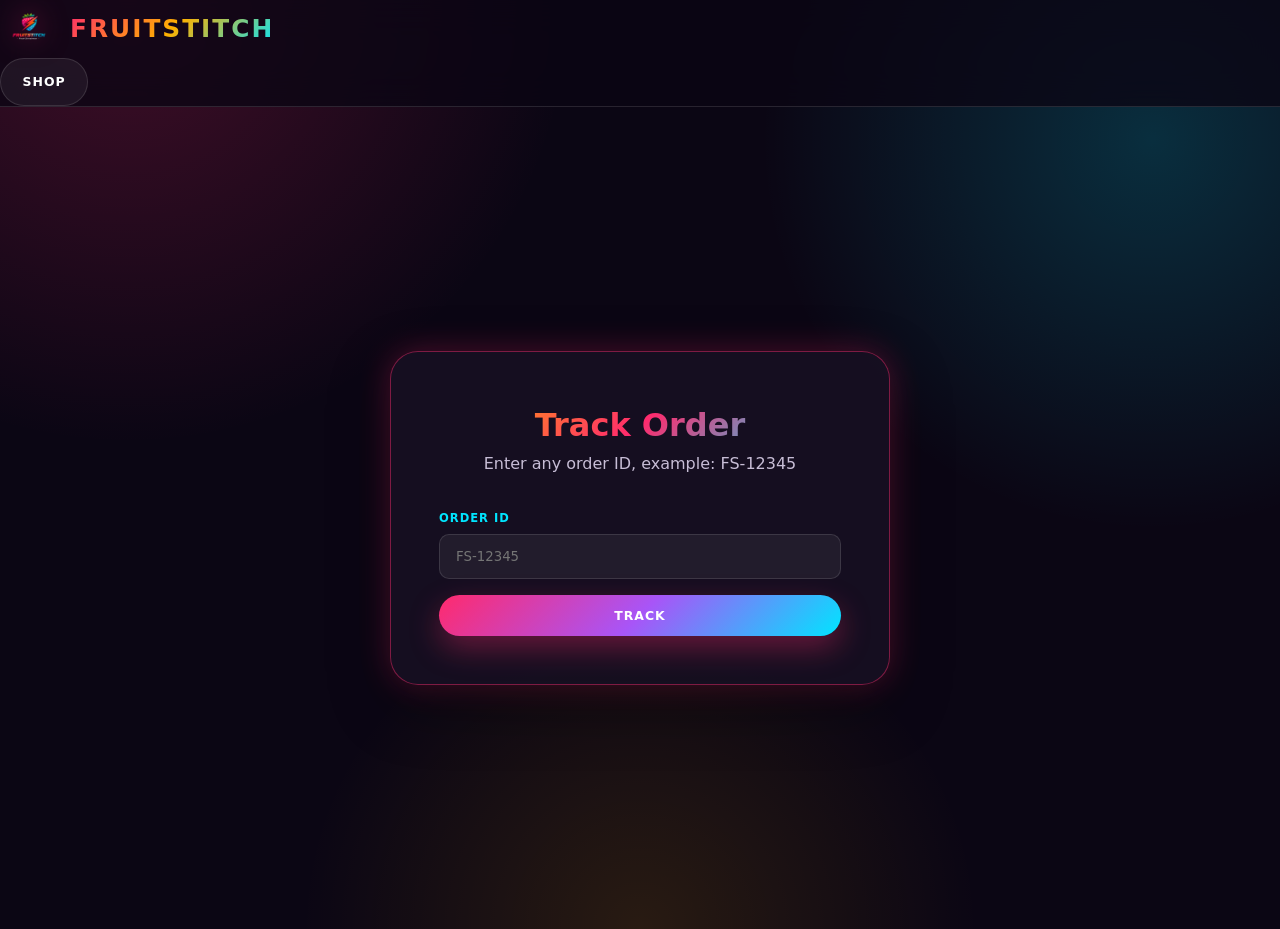
<file: tracking.html>
<!DOCTYPE html>
<html lang="en" data-theme="dark">
<head>
    <meta charset="UTF-8">
    <meta name="viewport" content="width=device-width, initial-scale=1.0">
    <title>Track Order | FruitStitch</title>
    <link rel="stylesheet" href="style.css">
</head>
<body>

<header>
    <a href="index.html" class="brand">
    <img src="images/fruitstitch-logo.png" alt="FruitStitch Logo" class="site-logo">
    <span class="brand-text">FRUITSTITCH</span>
</a>

    <div class="nav-actions">
        <a href="shop.html" class="btn">Shop</a>
    </div>
</header>

<main class="signin-wrapper">
    <section class="signin-box">
        <div class="signin-header">
            <h1 class="signin-title">Track Order</h1>
            <p class="signin-subtitle">Enter any order ID, example: FS-12345</p>
        </div>

        <form onsubmit="event.preventDefault(); document.getElementById('track-result').classList.remove('hidden'); showToast('Order found', 'success');">
            <div class="form-group">
                <label>Order ID</label>
                <input class="form-control" placeholder="FS-12345" required>
            </div>
            <button class="btn btn-accent" style="width:100%;">Track</button>
        </form>

        <div id="track-result" class="hidden" style="margin-top:2rem;">
            <h3 style="color:var(--accent-success);">Order Status</h3>
            <p>✅ Order Received</p>
            <p>✅ Processing</p>
            <p>🚚 Out for Delivery</p>
        </div>
    </section>
</main>

<script src="products.js"></script>
<script src="app.js"></script>
</body>
</html>
</file>
<file: style.css>
/* =========================================================
   FruitStitch Full CSS
   Bright Premium Streetwear Theme
   ========================================================= */

:root {
    --bg-base: #0b0614;
    --bg-surface: #171022;
    --bg-secondary: #211532;
    --bg-glass: rgba(255, 255, 255, 0.06);

    --accent-primary: #ff2a6d;
    --accent-secondary: #00e5ff;
    --accent-success: #00ff88;
    --accent-warning: #ffb000;
    --accent-purple: #a855f7;

    --text-primary: #ffffff;
    --text-secondary: #c7bdd6;
    --text-muted: #8f83a3;

    --border-color: rgba(255, 255, 255, 0.12);
    --border-bright: rgba(255, 42, 109, 0.45);

    --radius-sm: 10px;
    --radius-md: 18px;
    --radius-lg: 28px;

    --shadow-soft: 0 20px 60px rgba(0, 0, 0, 0.35);
    --shadow-glow: 0 0 32px rgba(255, 42, 109, 0.3);

    --font-display: "Trebuchet MS", "Inter", system-ui, sans-serif;
    --transition: all 0.28s ease;
}

[data-theme="light"] {
    --bg-base: #fff8fb;
    --bg-surface: #ffffff;
    --bg-secondary: #fff0f7;
    --bg-glass: rgba(255, 255, 255, 0.75);

    --text-primary: #16101f;
    --text-secondary: #51445f;
    --text-muted: #776a86;

    --border-color: rgba(0, 0, 0, 0.1);
    --border-bright: rgba(255, 42, 109, 0.35);
}

/* Reset */

* {
    margin: 0;
    padding: 0;
    box-sizing: border-box;
}

html {
    scroll-behavior: smooth;
}

body {
    background:
        radial-gradient(circle at 10% 0%, rgba(255, 42, 109, 0.22), transparent 30%),
        radial-gradient(circle at 90% 15%, rgba(0, 229, 255, 0.18), transparent 28%),
        radial-gradient(circle at 50% 100%, rgba(255, 176, 0, 0.12), transparent 30%),
        var(--bg-base);
    color: var(--text-primary);
    font-family: Inter, system-ui, -apple-system, BlinkMacSystemFont, "Segoe UI", sans-serif;
    line-height: 1.6;
    overflow-x: hidden;
}

a {
    color: inherit;
    text-decoration: none;
}

button,
input,
select,
textarea {
    font-family: inherit;
}

img {
    max-width: 100%;
    display: block;
}

.container {
    width: min(1180px, calc(100% - 2rem));
    margin: 0 auto;
}

/* Header */

header {
    position: sticky;
    top: 0;
    z-index: 1000;
    background: rgba(11, 6, 20, 0.78);
    backdrop-filter: blur(18px);
    border-bottom: 1px solid var(--border-color);
}

[data-theme="light"] header {
    background: rgba(255, 248, 251, 0.78);
}

.nav-wrapper {
    min-height: 78px;
    display: flex;
    align-items: center;
    justify-content: space-between;
    gap: 1rem;
}

.brand {
    display: flex;
    align-items: center;
    gap: 12px;
    text-decoration: none;
}

.site-logo {
    height: 58px;
    width: auto;
    max-width: 90px;
    object-fit: contain;
    display: block;
    filter: drop-shadow(0 0 14px rgba(255, 42, 109, 0.55));
}

.brand-text {
    font-size: 1.55rem;
    font-weight: 900;
    letter-spacing: 2px;
    background: linear-gradient(135deg, #ff2a6d, #ffb000, #00e5ff);
    -webkit-background-clip: text;
    -webkit-text-fill-color: transparent;
}

.brand svg {
    width: 34px;
    height: 34px;
    fill: var(--accent-primary);
}

.nav-menu {
    list-style: none;
    display: flex;
    align-items: center;
    gap: 1.5rem;
}

.nav-link {
    color: var(--text-secondary);
    font-weight: 800;
    letter-spacing: 1px;
    text-transform: uppercase;
    font-size: 0.78rem;
    position: relative;
}

.nav-link::after {
    content: "";
    position: absolute;
    left: 0;
    bottom: -8px;
    height: 2px;
    width: 0;
    background: linear-gradient(90deg, var(--accent-primary), var(--accent-secondary));
    transition: var(--transition);
}

.nav-link:hover,
.nav-link.active {
    color: var(--text-primary);
}

.nav-link:hover::after,
.nav-link.active::after {
    width: 100%;
}

.nav-actions {
    display: flex;
    align-items: center;
    gap: 0.7rem;
}

/* Inputs */

.global-search-input,
.form-control,
.form-input,
textarea {
    width: 100%;
    background: rgba(255, 255, 255, 0.06);
    color: var(--text-primary);
    border: 1px solid var(--border-color);
    border-radius: var(--radius-sm);
    padding: 0.85rem 1rem;
    outline: none;
    transition: var(--transition);
}

.global-search-input {
    min-width: 210px;
    padding: 0.65rem 0.85rem;
}

.global-search-input:focus,
.form-control:focus,
.form-input:focus,
textarea:focus {
    border-color: var(--accent-secondary);
    box-shadow: 0 0 0 4px rgba(0, 229, 255, 0.12);
}

/* Buttons */

.icon-btn {
    position: relative;
    border: 1px solid var(--border-color);
    background: var(--bg-glass);
    color: var(--text-primary);
    border-radius: 999px;
    min-width: 42px;
    height: 42px;
    display: inline-flex;
    align-items: center;
    justify-content: center;
    cursor: pointer;
    transition: var(--transition);
    font-size: 1rem;
}

.icon-btn:hover,
.icon-btn.active {
    transform: translateY(-2px) scale(1.04);
    border-color: var(--accent-primary);
    box-shadow: var(--shadow-glow);
}

.badge {
    position: absolute;
    top: -7px;
    right: -7px;
    background: var(--accent-warning);
    color: #1b1026;
    min-width: 20px;
    height: 20px;
    padding: 0 5px;
    border-radius: 999px;
    display: inline-flex;
    align-items: center;
    justify-content: center;
    font-size: 0.7rem;
    font-weight: 900;
}

.btn,
.btn-accent,
.btn-soft {
    display: inline-flex;
    align-items: center;
    justify-content: center;
    border-radius: 999px;
    padding: 0.82rem 1.35rem;
    border: 1px solid var(--border-color);
    background: rgba(255, 255, 255, 0.06);
    color: var(--text-primary);
    font-weight: 900;
    text-transform: uppercase;
    letter-spacing: 1px;
    font-size: 0.78rem;
    cursor: pointer;
    transition: var(--transition);
    text-align: center;
}

.btn-accent {
    border: none;
    color: white;
    background: linear-gradient(135deg, var(--accent-primary), var(--accent-purple), var(--accent-secondary));
    box-shadow: 0 12px 30px rgba(255, 42, 109, 0.35);
}

.btn-soft {
    background: rgba(255, 255, 255, 0.08);
}

.btn:hover,
.btn-accent:hover,
.btn-soft:hover {
    transform: translateY(-3px);
    box-shadow: 0 16px 40px rgba(255, 42, 109, 0.25);
}

/* Hero */

.hero {
    min-height: 680px;
    display: flex;
    align-items: center;
    position: relative;
    overflow: hidden;
    text-align: center;
    border-bottom: 1px solid var(--border-color);
}

.hero::before,
.hero::after {
    content: "";
    position: absolute;
    border-radius: 50%;
    filter: blur(4px);
    opacity: 0.75;
    animation: floatFruit 7s ease-in-out infinite;
}

.hero::before {
    width: 280px;
    height: 280px;
    left: -90px;
    top: 90px;
    background: radial-gradient(circle, rgba(255, 42, 109, 0.5), transparent 65%);
}

.hero::after {
    width: 360px;
    height: 360px;
    right: -120px;
    bottom: 70px;
    background: radial-gradient(circle, rgba(0, 229, 255, 0.42), transparent 65%);
    animation-delay: 1.4s;
}

.hero-content {
    position: relative;
    z-index: 2;
}

.hero h1 {
    font-family: var(--font-display);
    font-size: clamp(3rem, 9vw, 7.5rem);
    line-height: 0.95;
    letter-spacing: 5px;
    text-transform: uppercase;
    margin-bottom: 1.5rem;
    background: linear-gradient(135deg, #ffffff, var(--accent-warning), var(--accent-primary), var(--accent-secondary));
    -webkit-background-clip: text;
    -webkit-text-fill-color: transparent;
    animation: heroPop 0.9s ease both;
}

.hero p {
    max-width: 720px;
    margin: 0 auto 2rem;
    color: var(--text-secondary);
    font-size: 1.18rem;
}

.hero .btn {
    margin: 0.35rem;
}

/* Sections */

.section-title {
    text-align: center;
    margin: 5rem 0 2rem;
    font-size: clamp(1.8rem, 4vw, 3rem);
    font-family: var(--font-display);
    letter-spacing: 2px;
    text-transform: uppercase;
}

.categories-grid {
    display: grid;
    grid-template-columns: repeat(4, 1fr);
    gap: 1.2rem;
}

.category-card {
    min-height: 170px;
    border: 1px solid var(--border-color);
    border-radius: var(--radius-lg);
    background:
        linear-gradient(135deg, rgba(255, 42, 109, 0.15), rgba(0, 229, 255, 0.1)),
        var(--bg-surface);
    display: flex;
    align-items: flex-end;
    padding: 1.5rem;
    overflow: hidden;
    position: relative;
    transition: var(--transition);
}

.category-card::before {
    content: "";
    position: absolute;
    width: 150px;
    height: 150px;
    background: radial-gradient(circle, rgba(255, 176, 0, 0.35), transparent 65%);
    top: -45px;
    right: -45px;
}

.category-card h3 {
    position: relative;
    z-index: 2;
    font-size: 1.35rem;
}

.category-card:hover {
    transform: translateY(-8px) rotate(-1deg);
    border-color: var(--accent-primary);
    box-shadow: var(--shadow-glow);
}

.stats-grid {
    display: grid;
    grid-template-columns: repeat(3, 1fr);
    gap: 1rem;
    margin-top: 4rem;
}

.stat-card {
    padding: 1.8rem;
    text-align: center;
    background: var(--bg-glass);
    border: 1px solid var(--border-color);
    border-radius: var(--radius-md);
}

.stat-card strong {
    display: block;
    font-size: 2rem;
    color: var(--accent-warning);
}

/* Products */

.products-grid {
    display: grid;
    grid-template-columns: repeat(4, 1fr);
    gap: 1.4rem;
}

.product-card {
    background: linear-gradient(180deg, rgba(255,255,255,0.07), rgba(255,255,255,0.03));
    border: 1px solid var(--border-color);
    border-radius: var(--radius-lg);
    overflow: hidden;
    box-shadow: var(--shadow-soft);
    transition: var(--transition);
    position: relative;
}

.product-card:hover {
    transform: translateY(-10px);
    border-color: var(--border-bright);
    box-shadow: 0 24px 70px rgba(255, 42, 109, 0.22);
}

.product-image-wrapper {
    height: 280px;
    display: block;
    position: relative;
    overflow: hidden;
    background:
        radial-gradient(circle at 20% 20%, rgba(255, 255, 255, 0.09), transparent 30%),
        var(--bg-secondary);
}

.product-badge {
    position: absolute;
    z-index: 5;
    top: 14px;
    left: 14px;
    background: linear-gradient(135deg, var(--accent-warning), var(--accent-primary));
    color: white;
    padding: 0.38rem 0.75rem;
    border-radius: 999px;
    font-size: 0.68rem;
    font-weight: 900;
    letter-spacing: 1px;
}

.product-visual {
    height: 100%;
    position: relative;
    display: grid;
    place-items: center;
    background:
        radial-gradient(circle at 50% 45%, var(--product-accent, rgba(255,42,109,0.45)), transparent 47%),
        linear-gradient(145deg, rgba(255,255,255,0.08), rgba(0,0,0,0.08));
}

.product-emoji {
    font-size: 5rem;
    z-index: 4;
    filter: drop-shadow(0 18px 20px rgba(0,0,0,0.35));
    animation: floatFruit 4s ease-in-out infinite;
}

.product-shape {
    position: absolute;
    width: 130px;
    height: 160px;
    border-radius: 38% 38% 24% 24%;
    background: linear-gradient(135deg, var(--product-accent, var(--accent-primary)), rgba(255,255,255,0.18));
    opacity: 0.8;
    transform: translateY(24px) rotate(-6deg);
    box-shadow: 0 22px 45px rgba(0,0,0,0.35);
}

.fruit-orbit {
    position: absolute;
    border: 1px solid rgba(255,255,255,0.18);
    border-radius: 50%;
}

.fruit-orbit.one {
    width: 180px;
    height: 180px;
    animation: spin 12s linear infinite;
}

.fruit-orbit.two {
    width: 230px;
    height: 110px;
    transform: rotate(-25deg);
    animation: spin 16s linear infinite reverse;
}

.product-photo-wrap {
    width: 100%;
    height: 100%;
    overflow: hidden;
    background: var(--bg-secondary);
    display: flex;
    align-items: center;
    justify-content: center;
}

.product-photo {
    width: 100%;
    height: 100%;
    object-fit: cover;
    transition: var(--transition);
}

.product-card:hover .product-photo {
    transform: scale(1.08);
}

.product-info {
    padding: 1.1rem;
}

.product-meta {
    display: flex;
    justify-content: space-between;
    color: var(--text-muted);
    text-transform: uppercase;
    font-size: 0.68rem;
    letter-spacing: 1px;
    font-weight: 800;
    margin-bottom: 0.55rem;
}

.product-title {
    font-size: 1.05rem;
    line-height: 1.3;
    margin-bottom: 0.55rem;
}

.product-title a:hover {
    color: var(--accent-warning);
}

.rating-row {
    display: flex;
    align-items: center;
    gap: 0.5rem;
    color: var(--text-muted);
    font-size: 0.78rem;
    margin-bottom: 0.8rem;
}

.stars {
    color: var(--accent-warning);
    letter-spacing: -1px;
}

.product-price-row {
    display: flex;
    align-items: center;
    justify-content: space-between;
    gap: 1rem;
    margin-bottom: 1rem;
}

.price-current {
    color: var(--accent-success);
    font-size: 1.25rem;
    font-weight: 900;
}

.price-old {
    margin-left: 0.5rem;
    color: var(--text-muted);
    text-decoration: line-through;
    font-size: 0.88rem;
}

.wishlist-btn {
    color: var(--accent-primary);
    font-size: 1.2rem;
}

.card-actions {
    display: grid;
    grid-template-columns: 1fr 0.7fr;
    gap: 0.65rem;
}

/* Shop */

.shop-container {
    display: grid;
    grid-template-columns: 290px 1fr;
    gap: 1.5rem;
    margin-top: 2rem;
    align-items: start;
}

.filters-panel {
    position: sticky;
    top: 100px;
    background: var(--bg-glass);
    border: 1px solid var(--border-color);
    border-radius: var(--radius-lg);
    padding: 1.2rem;
    box-shadow: var(--shadow-soft);
}

.filter-group {
    padding-bottom: 1.2rem;
    margin-bottom: 1.2rem;
    border-bottom: 1px solid var(--border-color);
}

.filter-group:last-child {
    border-bottom: 0;
    margin-bottom: 0;
}

.filter-group h4 {
    color: var(--accent-secondary);
    margin-bottom: 0.9rem;
    text-transform: uppercase;
    font-size: 0.78rem;
    letter-spacing: 1.5px;
}

.filter-option {
    display: flex;
    gap: 0.65rem;
    align-items: center;
    color: var(--text-secondary);
    margin-bottom: 0.65rem;
    cursor: pointer;
}

.filter-option input {
    accent-color: var(--accent-primary);
}

.shop-topbar {
    display: flex;
    justify-content: space-between;
    align-items: center;
    margin-bottom: 1rem;
}

#product-count {
    color: var(--text-secondary);
    font-weight: 800;
}

/* Product detail */

.detail-grid {
    display: grid;
    grid-template-columns: 1fr 1fr;
    gap: 3rem;
    margin-top: 3rem;
    align-items: start;
}

.detail-gallery {
    min-height: 560px;
    background: var(--bg-glass);
    border: 1px solid var(--border-color);
    border-radius: var(--radius-lg);
    overflow: hidden;
    box-shadow: var(--shadow-soft);
}

.detail-gallery .product-visual,
.detail-gallery .product-photo-wrap {
    min-height: 560px;
}

.detail-gallery .product-emoji {
    font-size: 9rem;
}

.detail-gallery .product-shape {
    width: 230px;
    height: 290px;
}

.detail-gallery .product-photo {
    object-fit: contain;
    padding: 2rem;
}

.product-details-content-panel {
    background: var(--bg-glass);
    border: 1px solid var(--border-color);
    border-radius: var(--radius-lg);
    padding: 2rem;
    box-shadow: var(--shadow-soft);
}

.size-selector {
    display: flex;
    gap: 0.7rem;
    margin-top: 0.8rem;
}

.size-box {
    width: 54px;
    height: 54px;
    display: grid;
    place-items: center;
    border: 1px solid var(--border-color);
    border-radius: 14px;
    cursor: pointer;
    font-weight: 900;
    transition: var(--transition);
}

.size-box:hover,
.size-box.selected,
.size-box.active {
    background: linear-gradient(135deg, var(--accent-primary), var(--accent-purple));
    border-color: transparent;
    color: white;
    transform: translateY(-3px);
}

.stock-warning {
    color: var(--accent-warning);
}

.stock-good {
    color: var(--accent-success);
}

/* Cart */

.title {
    width: min(1180px, calc(100% - 2rem));
    margin: 3rem auto 1rem;
    font-size: 2.4rem;
    font-family: var(--font-display);
}

#cart {
    width: min(1180px, calc(100% - 2rem));
    margin: 0 auto;
}

.cart-row {
    display: grid;
    grid-template-columns: 110px 1fr auto;
    gap: 1.3rem;
    align-items: center;
    background: var(--bg-glass);
    border: 1px solid var(--border-color);
    border-radius: var(--radius-lg);
    padding: 1rem;
    margin-bottom: 1rem;
}

.mini-product {
    height: 95px;
    border-radius: 18px;
    overflow: hidden;
}

.mini-product .product-emoji {
    font-size: 2.2rem;
}

.mini-product .product-shape {
    width: 55px;
    height: 65px;
}

.cart-controls {
    display: flex;
    align-items: center;
    gap: 0.8rem;
}

.cart-controls input {
    width: 70px;
    background: var(--bg-surface);
    color: var(--text-primary);
    border: 1px solid var(--border-color);
    border-radius: 10px;
    padding: 0.6rem;
}

#total {
    width: min(1180px, calc(100% - 2rem));
    margin: 1rem auto;
    text-align: right;
    color: var(--accent-success);
}

/* Checkout */

.checkout-grid-layout-wrapper {
    display: grid;
    grid-template-columns: 2fr 1fr;
    gap: 2rem;
}

.checkout-item {
    display: flex;
    justify-content: space-between;
    gap: 1rem;
    padding: 0.75rem 0;
    border-bottom: 1px solid var(--border-color);
}

.order-success {
    grid-column: 1 / -1;
    text-align: center;
    background: var(--bg-glass);
    border: 1px solid var(--border-color);
    border-radius: var(--radius-lg);
    padding: 4rem 2rem;
}

.success-icon {
    width: 90px;
    height: 90px;
    margin: 0 auto 1rem;
    display: grid;
    place-items: center;
    background: linear-gradient(135deg, var(--accent-success), var(--accent-secondary));
    color: #06120d;
    border-radius: 50%;
    font-size: 3rem;
    font-weight: 900;
}

/* Auth */

.auth-container,
.signin-wrapper {
    min-height: calc(100vh - 78px);
    display: flex;
    align-items: center;
    justify-content: center;
    padding: 2rem;
}

.auth-tabs {
    display: flex;
    gap: 0.7rem;
    margin-bottom: 1.3rem;
}

.auth-tab {
    flex: 1;
    padding: 0.85rem;
    border-radius: 999px;
    border: 1px solid var(--border-color);
    color: var(--text-secondary);
    text-align: center;
    cursor: pointer;
    font-weight: 900;
    text-transform: uppercase;
    font-size: 0.78rem;
}

.auth-tab.active {
    color: white;
    background: linear-gradient(135deg, var(--accent-primary), var(--accent-purple));
    border-color: transparent;
}

.signin-box {
    width: min(500px, 100%);
    padding: 3rem;
    background: rgba(23, 16, 34, 0.9);
    border: 1px solid var(--border-bright);
    border-radius: var(--radius-lg);
    box-shadow: var(--shadow-soft), var(--shadow-glow);
    animation: heroPop 0.65s ease both;
}

.signin-header {
    text-align: center;
    margin-bottom: 2rem;
}

.signin-logo {
    font-size: 3rem;
}

.signin-title {
    font-size: 2rem;
    font-family: var(--font-display);
    background: linear-gradient(135deg, var(--accent-warning), var(--accent-primary), var(--accent-secondary));
    -webkit-background-clip: text;
    -webkit-text-fill-color: transparent;
}

.signin-subtitle,
.form-subtitle {
    color: var(--text-secondary);
}

.form-group {
    margin-bottom: 1rem;
}

.form-label,
.form-group label {
    display: block;
    margin-bottom: 0.45rem;
    color: var(--accent-secondary);
    font-weight: 900;
    text-transform: uppercase;
    font-size: 0.72rem;
    letter-spacing: 1px;
}

.signin-btn,
.auth-btn {
    width: 100%;
    border: none;
    border-radius: 999px;
    padding: 1rem;
    background: linear-gradient(135deg, var(--accent-primary), var(--accent-purple), var(--accent-secondary));
    color: white;
    font-weight: 900;
    text-transform: uppercase;
    cursor: pointer;
    margin-top: 1rem;
    transition: var(--transition);
}

.signin-btn:hover,
.auth-btn:hover {
    transform: translateY(-3px);
    box-shadow: var(--shadow-glow);
}

.divider {
    display: flex;
    align-items: center;
    gap: 1rem;
    margin: 2rem 0;
    color: var(--text-muted);
}

.divider::before,
.divider::after {
    content: "";
    height: 1px;
    background: var(--border-color);
    flex: 1;
}

.social-buttons {
    display: grid;
    grid-template-columns: 1fr 1fr;
    gap: 0.8rem;
}

.social-btn,
.google-btn {
    padding: 0.9rem;
    border-radius: 999px;
    border: 1px solid var(--border-color);
    background: rgba(255,255,255,0.06);
    color: var(--text-primary);
    cursor: pointer;
    font-weight: 800;
    transition: var(--transition);
}

.social-btn:hover,
.google-btn:hover {
    border-color: var(--accent-secondary);
    transform: translateY(-2px);
}

.google-btn {
    width: 100%;
    margin-top: 0.5rem;
    display: flex;
    align-items: center;
    justify-content: center;
    gap: 0.75rem;
    padding: 0.95rem 1rem;
    background: #ffffff;
    color: #111111;
    border: 1px solid #dddddd;
    border-radius: 999px;
    font-weight: 900;
}

.google-btn:hover {
    transform: translateY(-3px);
    box-shadow: 0 12px 30px rgba(255, 255, 255, 0.18);
}

/* Dashboard */

.dashboard-hero {
    background: var(--bg-glass);
    border: 1px solid var(--border-color);
    border-radius: var(--radius-lg);
    padding: 2rem;
    display: flex;
    gap: 1.5rem;
    align-items: center;
    margin-top: 3rem;
}

.avatar-circle {
    width: 92px;
    height: 92px;
    border-radius: 50%;
    display: grid;
    place-items: center;
    background: linear-gradient(135deg, var(--accent-primary), var(--accent-warning));
    font-size: 2.5rem;
}

/* Footer */

footer {
    margin-top: 6rem;
    padding: 4rem 0 2rem;
    background: rgba(0, 0, 0, 0.22);
    border-top: 1px solid var(--border-color);
}

.footer-grid {
    display: grid;
    grid-template-columns: 1.6fr 1fr 1fr 1.2fr;
    gap: 2rem;
}

footer h3,
footer h4 {
    margin-bottom: 1rem;
}

footer p,
footer a {
    color: var(--text-secondary);
}

footer a:hover {
    color: var(--accent-warning);
}

.newsletter-form {
    display: flex;
    gap: 0.6rem;
    margin-top: 1rem;
}

/* Toast / Utilities */

#toast-container {
    position: fixed;
    top: 95px;
    right: 20px;
    z-index: 5000;
    display: flex;
    flex-direction: column;
    gap: 0.8rem;
}

.toast {
    transform: translateX(120%);
    opacity: 0;
    min-width: 240px;
    max-width: 340px;
    padding: 1rem 1.1rem;
    border-radius: 16px;
    background: var(--bg-surface);
    border: 1px solid var(--border-color);
    color: var(--text-primary);
    box-shadow: var(--shadow-soft);
    transition: var(--transition);
}

.toast.show {
    transform: translateX(0);
    opacity: 1;
}

.toast-success {
    border-color: rgba(0, 255, 136, 0.45);
}

.toast-error {
    border-color: rgba(255, 42, 109, 0.65);
}

.toast-info {
    border-color: rgba(0, 229, 255, 0.45);
}

.empty-state {
    grid-column: 1 / -1;
    padding: 3rem 2rem;
    text-align: center;
    background: var(--bg-glass);
    border: 1px solid var(--border-color);
    border-radius: var(--radius-lg);
    color: var(--text-secondary);
}

.hidden {
    display: none !important;
}

.reveal-card,
.category-card,
.section-title {
    opacity: 0;
    transform: translateY(20px);
    transition: var(--transition);
}

.reveal-card.visible,
.category-card.visible,
.section-title.visible {
    opacity: 1;
    transform: translateY(0);
}

/* Animations */

@keyframes floatFruit {
    0%, 100% {
        transform: translateY(0) rotate(0);
    }
    50% {
        transform: translateY(-16px) rotate(4deg);
    }
}

@keyframes heroPop {
    from {
        opacity: 0;
        transform: translateY(28px) scale(0.96);
    }
    to {
        opacity: 1;
        transform: translateY(0) scale(1);
    }
}

@keyframes spin {
    to {
        transform: rotate(360deg);
    }
}

/* Responsive */

@media (max-width: 1050px) {
    .products-grid {
        grid-template-columns: repeat(3, 1fr);
    }

    .categories-grid,
    .footer-grid {
        grid-template-columns: repeat(2, 1fr);
    }

    .checkout-grid-layout-wrapper,
    .detail-grid {
        grid-template-columns: 1fr;
    }

    .shop-container {
        grid-template-columns: 1fr;
    }

    .filters-panel {
        position: static;
    }
}

@media (max-width: 760px) {
    .nav-wrapper {
        flex-wrap: wrap;
        padding: 0.8rem 0;
    }

    .brand-text {
        font-size: 1.1rem;
    }

    .site-logo {
        height: 46px;
        max-width: 70px;
    }

    .nav-menu {
        order: 3;
        width: 100%;
        justify-content: center;
        flex-wrap: wrap;
        gap: 1rem;
    }

    .global-search-input {
        display: none;
    }

    .hero {
        min-height: 560px;
    }

    .hero h1 {
        letter-spacing: 2px;
    }

    .products-grid,
    .categories-grid,
    .stats-grid,
    .footer-grid {
        grid-template-columns: 1fr;
    }

    .cart-row {
        grid-template-columns: 1fr;
    }

    .cart-controls {
        flex-wrap: wrap;
    }

    .signin-box {
        padding: 2rem;
    }

    .social-buttons,
    .newsletter-form {
        grid-template-columns: 1fr;
        flex-direction: column;
    }
}
</file>
